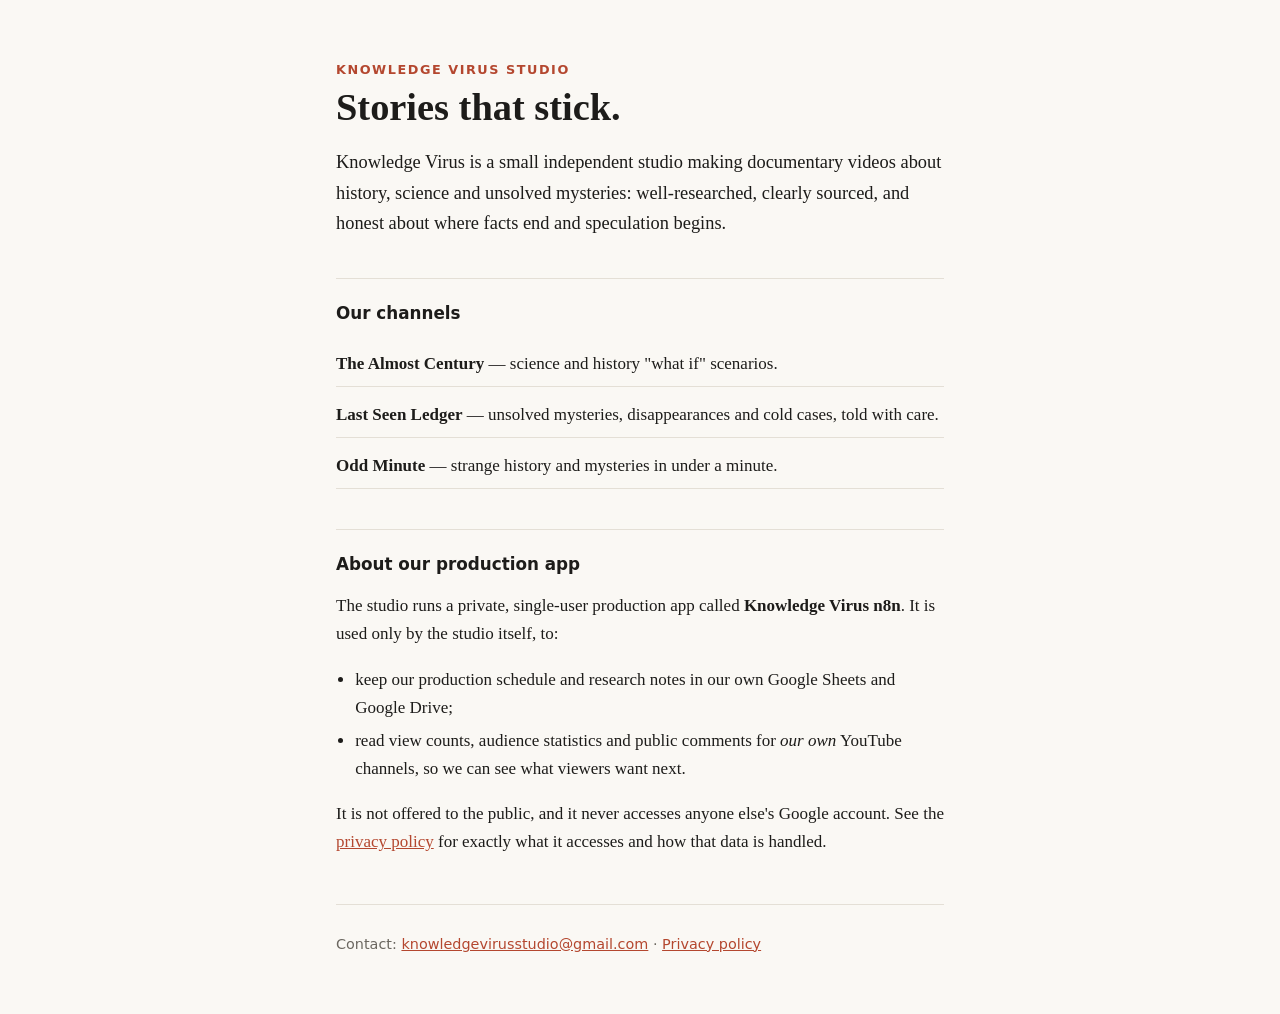
<file: index.html>
<!doctype html>
<html lang="en">
<head>
<meta charset="utf-8">
<meta name="viewport" content="width=device-width, initial-scale=1">
<title>Knowledge Virus Studio</title>
<meta name="description" content="Knowledge Virus is an independent studio making documentary videos about history, science and unsolved mysteries.">
<meta name="google-site-verification" content="-YJkNoYvv45Wb8uoPXsJDcavvuYMzzrqyLOER06Bfpo" />
<link rel="stylesheet" href="style.css">
</head>
<body>
<main>
  <p class="kicker">Knowledge Virus Studio</p>
  <h1>Stories that stick.</h1>
  <p class="lede">Knowledge Virus is a small independent studio making documentary videos about history, science and unsolved mysteries: well-researched, clearly sourced, and honest about where facts end and speculation begins.</p>

  <h2>Our channels</h2>
  <ul class="channels">
    <li><strong>The Almost Century</strong> — science and history "what if" scenarios.</li>
    <li><strong>Last Seen Ledger</strong> — unsolved mysteries, disappearances and cold cases, told with care.</li>
    <li><strong>Odd Minute</strong> — strange history and mysteries in under a minute.</li>
  </ul>

  <h2>About our production app</h2>
  <p>The studio runs a private, single-user production app called <strong>Knowledge Virus n8n</strong>. It is used only by the studio itself, to:</p>
  <ul>
    <li>keep our production schedule and research notes in our own Google Sheets and Google Drive;</li>
    <li>read view counts, audience statistics and public comments for <em>our own</em> YouTube channels, so we can see what viewers want next.</li>
  </ul>
  <p>It is not offered to the public, and it never accesses anyone else's Google account. See the <a href="privacy.html">privacy policy</a> for exactly what it accesses and how that data is handled.</p>

  <footer>
    <p>Contact: <a href="mailto:knowledgevirusstudio@gmail.com">knowledgevirusstudio@gmail.com</a> · <a href="privacy.html">Privacy policy</a></p>
  </footer>
</main>
</body>
</html>
</file>
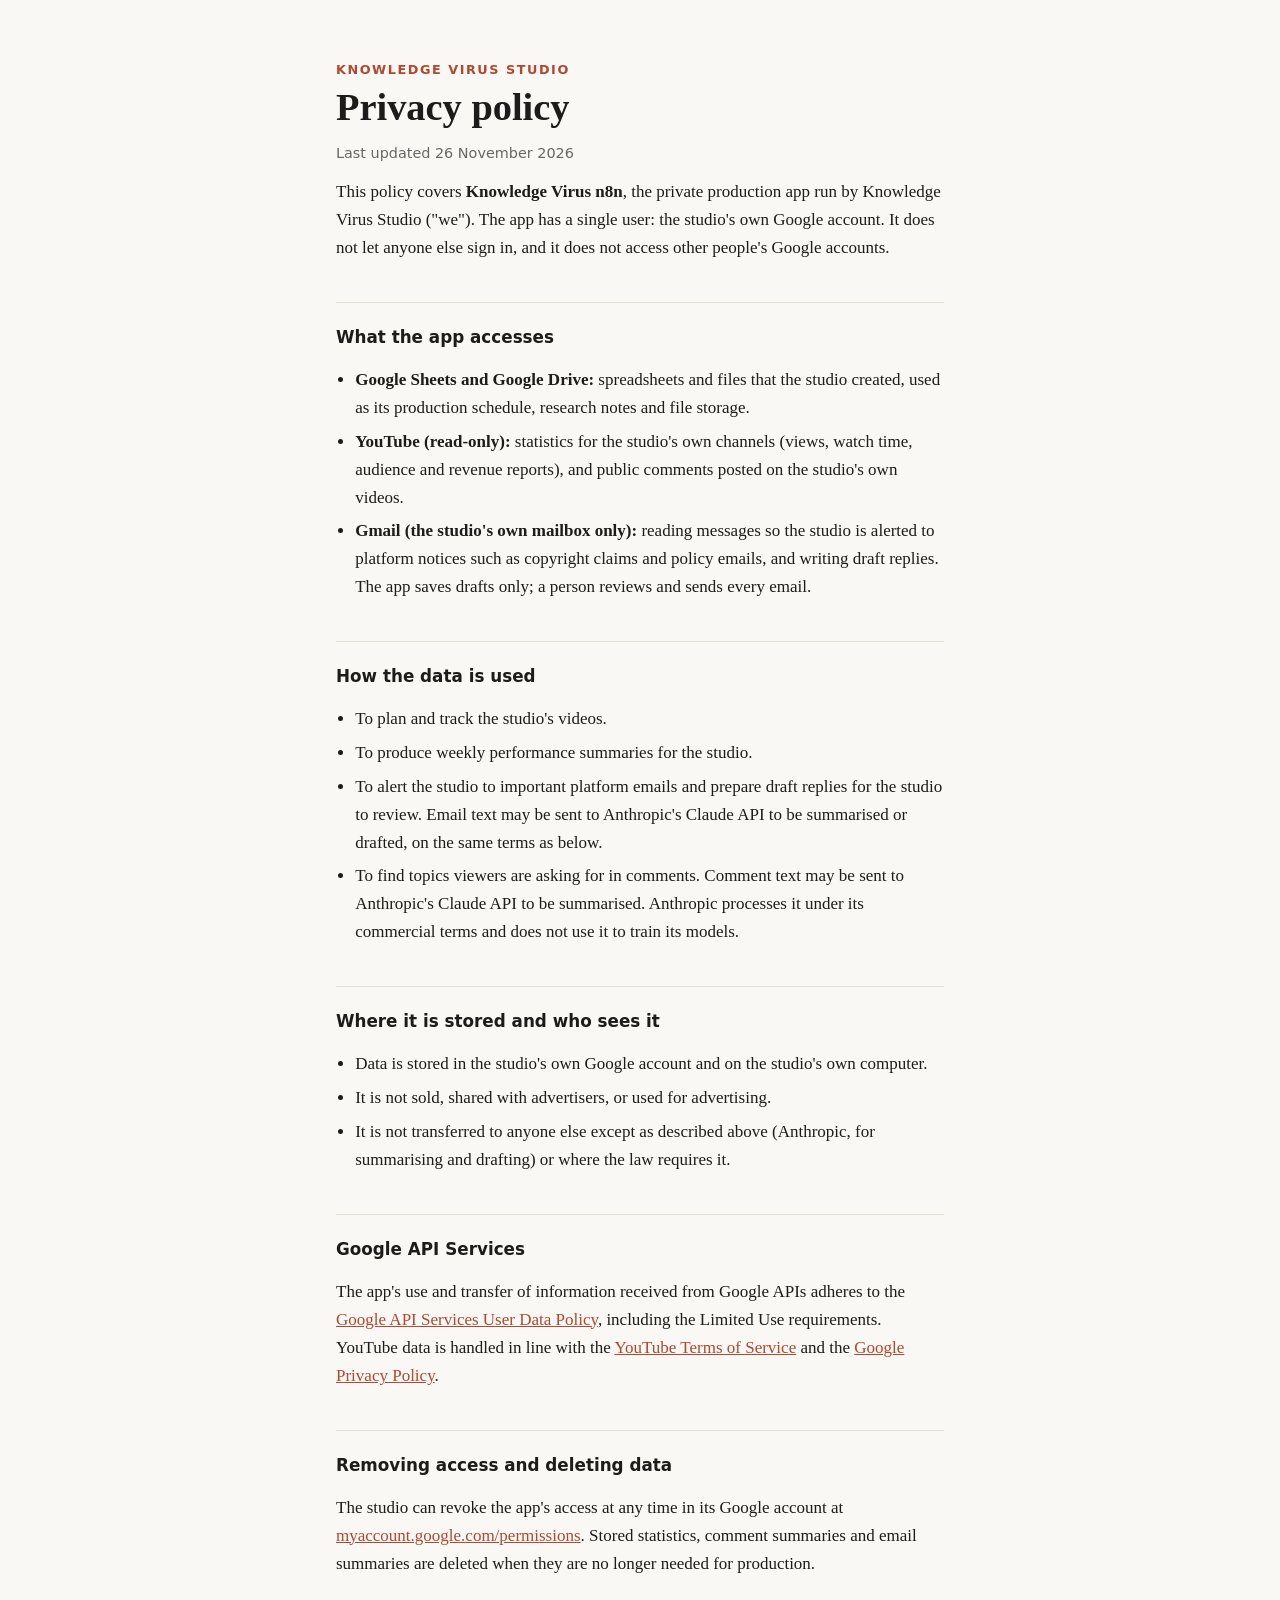
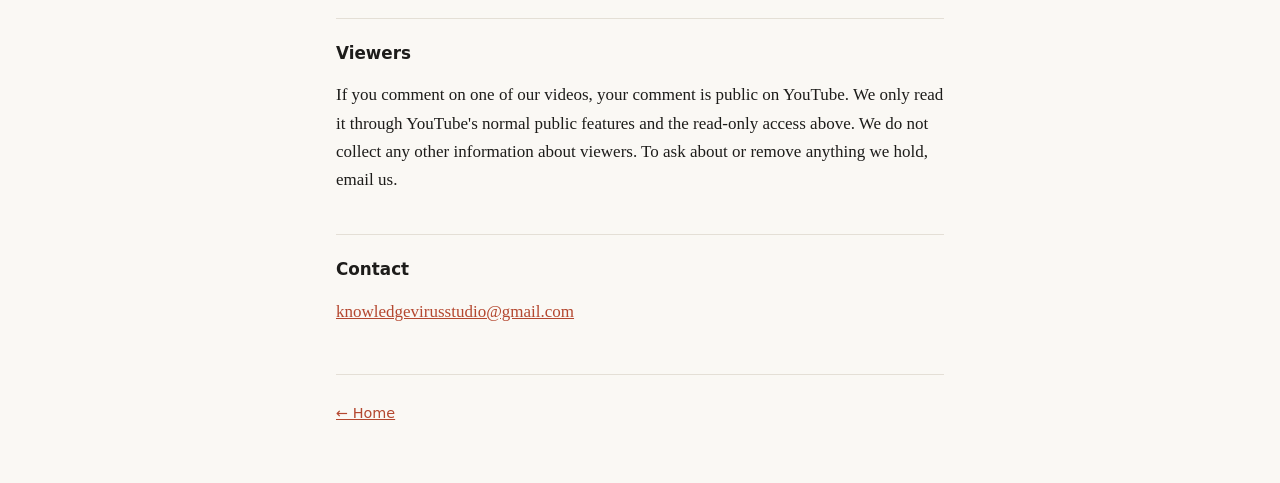
<file: privacy.html>
<!doctype html>
<html lang="en">
<head>
<meta charset="utf-8">
<meta name="viewport" content="width=device-width, initial-scale=1">
<title>Privacy Policy · Knowledge Virus Studio</title>
<meta name="description" content="Privacy policy for Knowledge Virus Studio and its Knowledge Virus n8n production app.">
<link rel="stylesheet" href="style.css">
</head>
<body>
<main>
  <p class="kicker"><a href="index.html">Knowledge Virus Studio</a></p>
  <h1>Privacy policy</h1>
  <p class="meta">Last updated 26 November 2026</p>

  <p>This policy covers <strong>Knowledge Virus n8n</strong>, the private production app run by Knowledge Virus Studio ("we"). The app has a single user: the studio's own Google account. It does not let anyone else sign in, and it does not access other people's Google accounts.</p>

  <h2>What the app accesses</h2>
  <ul>
    <li><strong>Google Sheets and Google Drive:</strong> spreadsheets and files that the studio created, used as its production schedule, research notes and file storage.</li>
    <li><strong>YouTube (read-only):</strong> statistics for the studio's own channels (views, watch time, audience and revenue reports), and public comments posted on the studio's own videos.</li>
    <li><strong>Gmail (the studio's own mailbox only):</strong> reading messages so the studio is alerted to platform notices such as copyright claims and policy emails, and writing draft replies. The app saves drafts only; a person reviews and sends every email.</li>
  </ul>

  <h2>How the data is used</h2>
  <ul>
    <li>To plan and track the studio's videos.</li>
    <li>To produce weekly performance summaries for the studio.</li>
    <li>To alert the studio to important platform emails and prepare draft replies for the studio to review. Email text may be sent to Anthropic's Claude API to be summarised or drafted, on the same terms as below.</li>
    <li>To find topics viewers are asking for in comments. Comment text may be sent to Anthropic's Claude API to be summarised. Anthropic processes it under its commercial terms and does not use it to train its models.</li>
  </ul>

  <h2>Where it is stored and who sees it</h2>
  <ul>
    <li>Data is stored in the studio's own Google account and on the studio's own computer.</li>
    <li>It is not sold, shared with advertisers, or used for advertising.</li>
    <li>It is not transferred to anyone else except as described above (Anthropic, for summarising and drafting) or where the law requires it.</li>
  </ul>

  <h2>Google API Services</h2>
  <p>The app's use and transfer of information received from Google APIs adheres to the <a href="https://developers.google.com/terms/api-services-user-data-policy">Google API Services User Data Policy</a>, including the Limited Use requirements. YouTube data is handled in line with the <a href="https://www.youtube.com/t/terms">YouTube Terms of Service</a> and the <a href="https://policies.google.com/privacy">Google Privacy Policy</a>.</p>

  <h2>Removing access and deleting data</h2>
  <p>The studio can revoke the app's access at any time in its Google account at <a href="https://myaccount.google.com/permissions">myaccount.google.com/permissions</a>. Stored statistics, comment summaries and email summaries are deleted when they are no longer needed for production.</p>

  <h2>Viewers</h2>
  <p>If you comment on one of our videos, your comment is public on YouTube. We only read it through YouTube's normal public features and the read-only access above. We do not collect any other information about viewers. To ask about or remove anything we hold, email us.</p>

  <h2>Contact</h2>
  <p><a href="mailto:knowledgevirusstudio@gmail.com">knowledgevirusstudio@gmail.com</a></p>

  <footer><p><a href="index.html">← Home</a></p></footer>
</main>
</body>
</html>
</file>
<file: style.css>
:root {
  --bg: #faf8f4;
  --text: #1d1c1a;
  --muted: #6b6760;
  --accent: #b4472f;
  --rule: #e4dfd6;
}
@media (prefers-color-scheme: dark) {
  :root {
    --bg: #131312;
    --text: #ebe7df;
    --muted: #9c978d;
    --accent: #e0775c;
    --rule: #2c2b28;
  }
}
* { box-sizing: border-box; }
body {
  margin: 0;
  background: var(--bg);
  color: var(--text);
  font: 17px/1.65 Georgia, "Times New Roman", serif;
}
main {
  max-width: 40rem;
  margin: 0 auto;
  padding: 4rem 1rem 3rem;
}
.kicker {
  margin: 0 0 .5rem;
  font: 600 .8rem/1 system-ui, sans-serif;
  letter-spacing: .12em;
  text-transform: uppercase;
  color: var(--accent);
}
.kicker a { color: inherit; text-decoration: none; }
h1 { font-size: 2.4rem; line-height: 1.15; margin: 0 0 1rem; }
h2 {
  font: 600 1.05rem/1.3 system-ui, sans-serif;
  margin: 2.5rem 0 .5rem;
  padding-top: 1.5rem;
  border-top: 1px solid var(--rule);
}
.lede { font-size: 1.15rem; }
.meta { color: var(--muted); font: .9rem system-ui, sans-serif; }
ul { padding-left: 1.2rem; }
li { margin: .35rem 0; }
.channels { list-style: none; padding: 0; }
.channels li { padding: .5rem 0; border-bottom: 1px solid var(--rule); }
a { color: var(--accent); }
footer {
  margin-top: 3rem;
  padding-top: 1rem;
  border-top: 1px solid var(--rule);
  color: var(--muted);
  font: .9rem system-ui, sans-serif;
}
</file>
